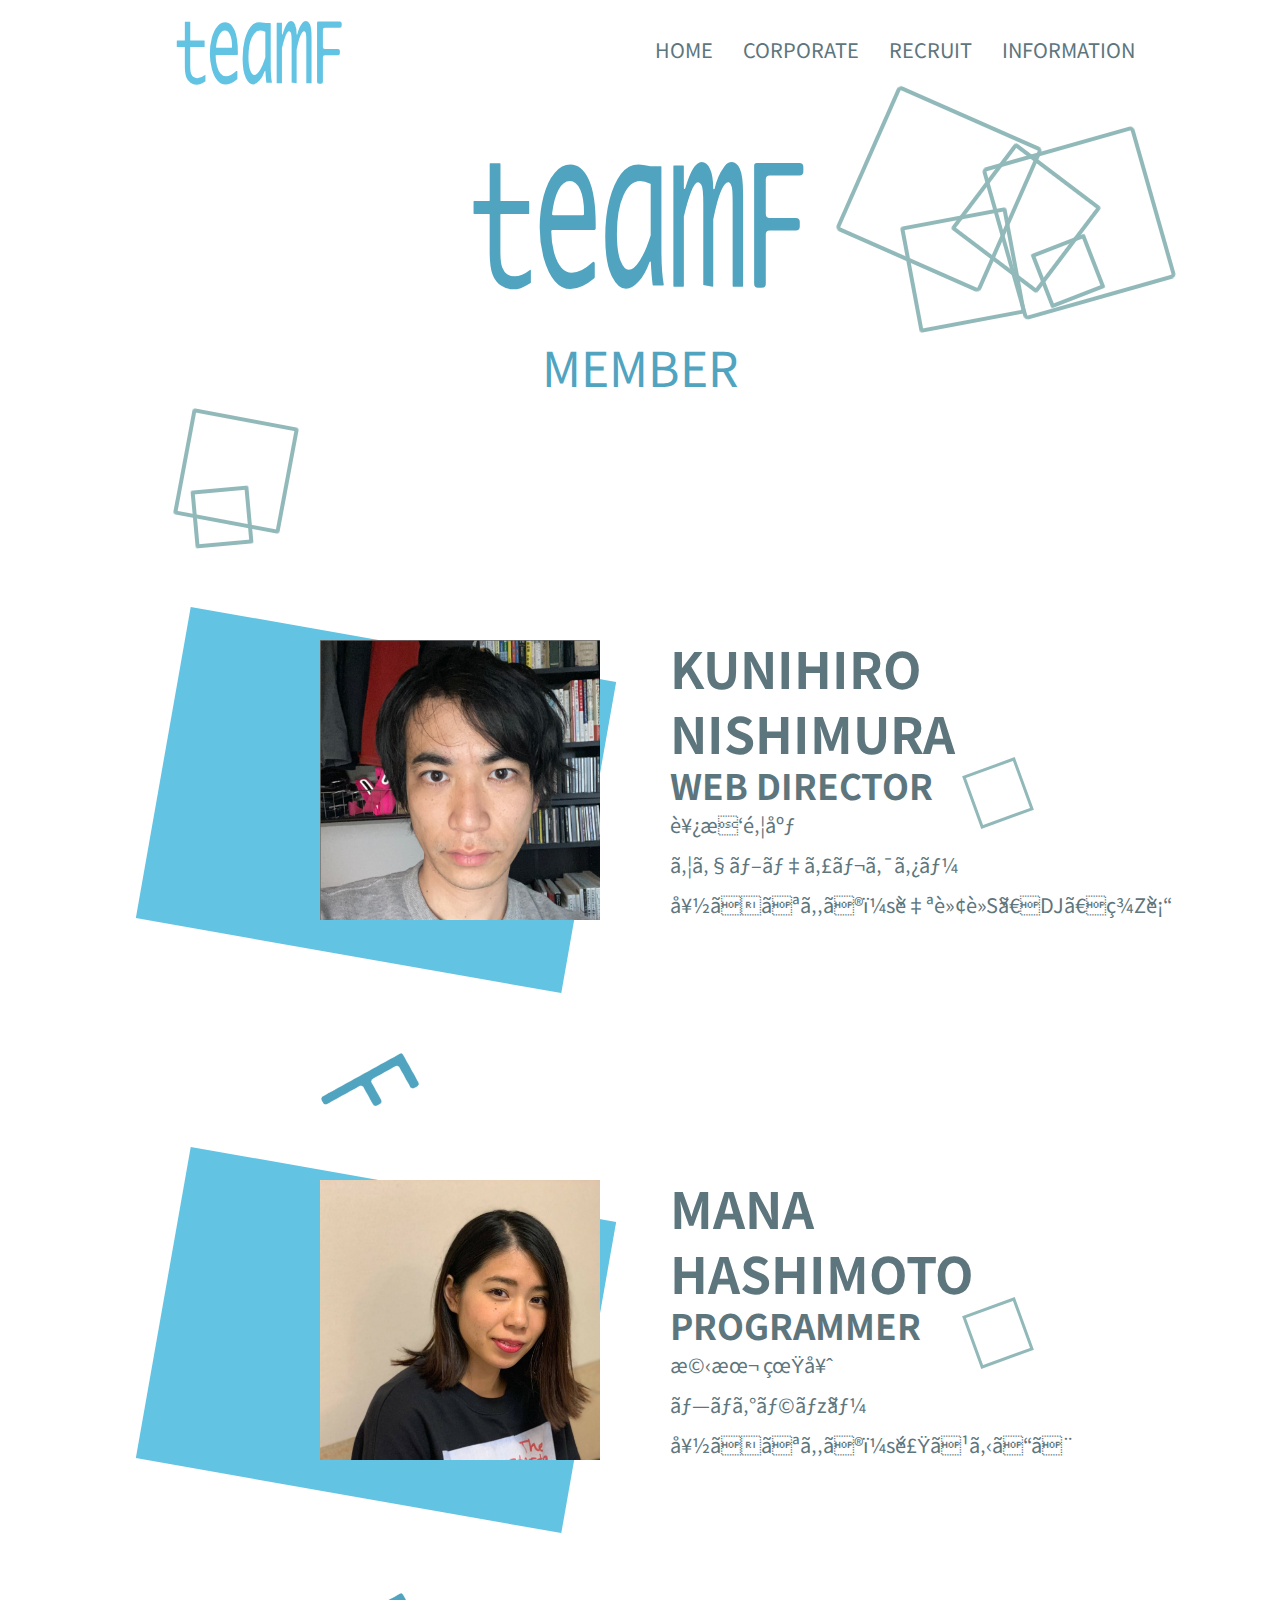
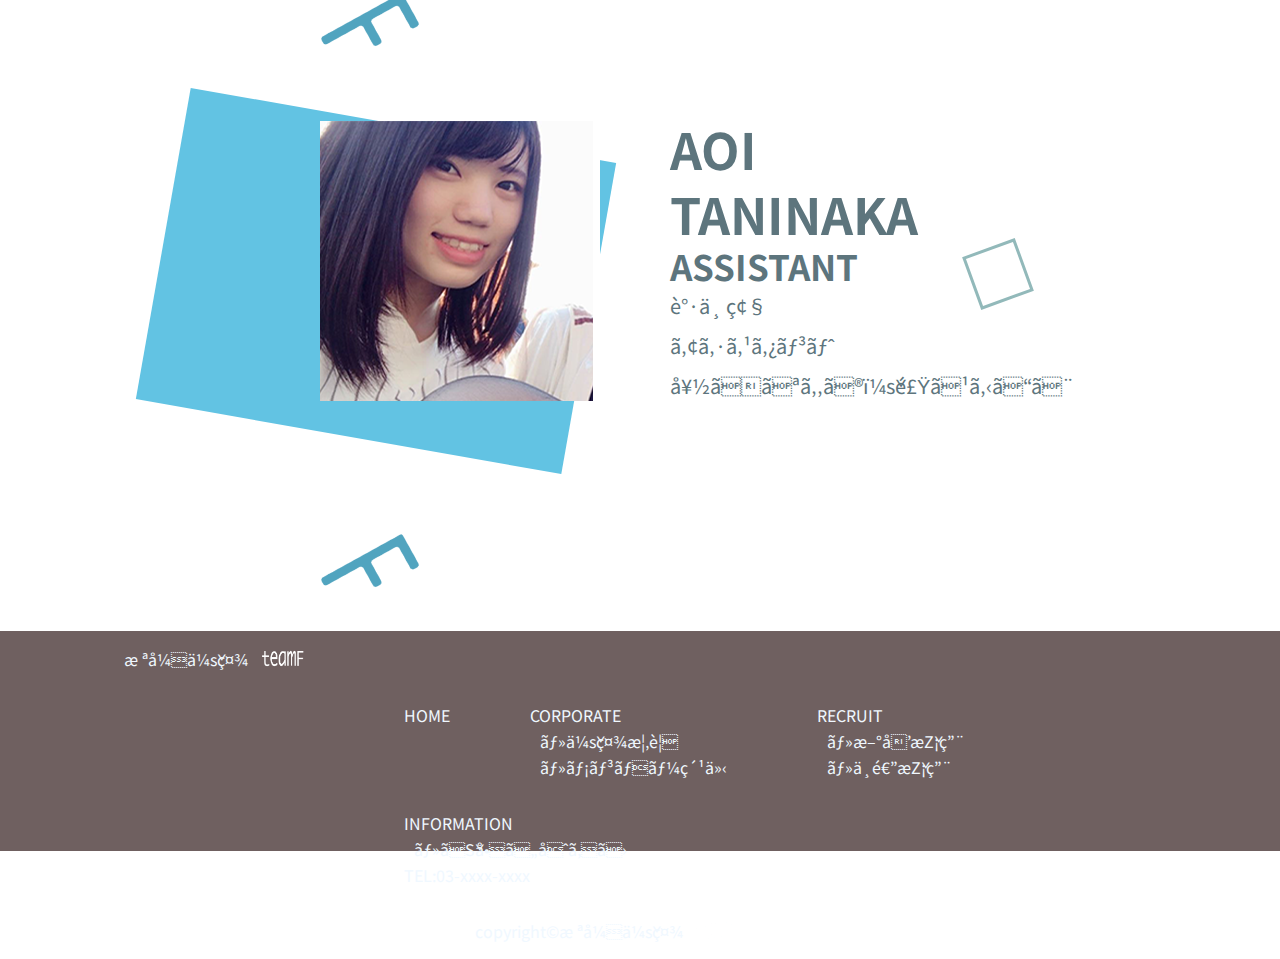
<file: index.html>
<!DOCTYPE HTML>
<html>
    <head>
        <meta charset="ja">
        <title>teamF member</title>
        <link rel="stylesheet" href="./css/reset.css">
        <link rel="stylesheet" href="https://fonts.googleapis.com/css?family=Noto+Sans+JP&display=swap">
        <link rel="stylesheet" href="./css/style_top.css">
        <script src="./js/gsap.min.js"></script>
        <script src="./js/jquery-3.4.1.min.js"></script>
    </head>
    <body>
        <div class="container">
            <header>
                <!-- 西村担当箇所 -->
                <a href="#">
                <div class="top-logo">
                    <svg id="レイヤー_1" data-name="レイヤー 1" xmlns="http://www.w3.org/2000/svg" viewBox="0 0 677 324" width="200px"><defs></defs><title>logo_02</title><path class="cls-1" d="M153.79,258.27a1,1,0,0,1-.47.83q-12.42,7.53-18.08,9a44.54,44.54,0,0,1-11.13,1.49,36.62,36.62,0,0,1-20.9-6.38q-9.48-6.36-14.31-18.83t-4.83-38.52V143.09a1,1,0,0,0-1-1H57.78a1,1,0,0,1-1-1v-20a1,1,0,0,1,1-1H83.11a1,1,0,0,0,1-1V57.43a1,1,0,0,1,1-1h16.24a1,1,0,0,1,1,1v61.8a1,1,0,0,0,1,1h46.62a1,1,0,0,1,1,1v20a1,1,0,0,1-1,1H103.19a1,1,0,0,0-1,1v62.34q0,19.11,3.13,27T113.71,244a20.91,20.91,0,0,0,12.35,3.68q12.47,0,26.17-10.78a1,1,0,0,1,1.56.75Z"/><path class="cls-1" d="M261.92,249.39a2.27,2.27,0,0,1-.8,1.74q-21.33,18.14-40.41,18.14-14.75,0-26.36-13.4t-18.61-38.3a196.86,196.86,0,0,1-7-53.3,204.81,204.81,0,0,1,6.64-52.49Q182,86.6,194,72.58t26.56-14q19.42,0,31.2,25.33t11.77,78.15v4.87a2.27,2.27,0,0,1-2.27,2.27H190.58a2.26,2.26,0,0,0-2.27,2.28,140.46,140.46,0,0,0,4.72,35.7q4.74,17.21,12.45,25.8t17.58,8.6q16,0,35.06-17.81a2.26,2.26,0,0,1,3.8,1.66Zm-70-105H241.5a2.27,2.27,0,0,0,2.26-2.27v-2.54q0-24.42-6.54-38.84T219.74,86.27q-11,0-19.09,14.7-7.71,14-11,40.84A2.27,2.27,0,0,0,191.91,144.35Z"/><path class="cls-1" d="M356.79,223.57a1.06,1.06,0,0,0-2.06-.31Q347,244.62,336.55,256q-11.67,12.76-21.44,12.77-13.68,0-24.57-21.86t-10.89-66.3q0-35.06,7.23-62.6t19.36-43.54q12.12-16,30-16a91.38,91.38,0,0,1,15.61,2c1,.24,2.55.53,4.59.88a.55.55,0,0,0,.18,0h17.08a1.06,1.06,0,0,1,1.05,1.06V203.92q0,35.29,3.93,57.75a1.31,1.31,0,0,1-1.3,1.54H361.18a1.3,1.3,0,0,1-1.31-1.14Q358,247.36,356.79,223.57Zm-.19-45.86V91.9a1.09,1.09,0,0,0-.61-1q-9.35-4.41-17.39-4.41-16.83,0-28,24.06t-11.2,65.48q0,30,6.12,45.31t13.94,15.29q8.51,0,18.78-15.92T356.55,178A1.06,1.06,0,0,0,356.6,177.71Z"/><path class="cls-1" d="M395,264.06V61.11a1.12,1.12,0,0,1,1.18-1.06h15.35a1.12,1.12,0,0,1,1.18,1.06V98.77A1.2,1.2,0,0,0,415,99q7.07-23.51,13.27-33.3,7.23-11.38,14.62-11.38,8.79,0,14.18,11.65t5.38,33.14h0a1.2,1.2,0,0,0,2.33.22,123.44,123.44,0,0,1,6.3-19.59A84.41,84.41,0,0,1,481.6,61.24q5.43-6.89,12.49-6.88,7.83,0,13.37,11.19T513,110.17V264.06a1.12,1.12,0,0,1-1.18,1.06H496.47a1.12,1.12,0,0,1-1.18-1.06V125q0-17.25-.65-23.59T492,91.81c-1.3-2.2-2.72-3.31-4.24-3.31q-5.64,0-12.11,14.6t-13.19,48.28a1.21,1.21,0,0,0,0,.19V264.06a1.12,1.12,0,0,1-1.18,1.06l-15.67-2.61V125.22q0-27.16-3.16-31.94c-2.11-3.18-4-4.78-5.67-4.78q-5.55,0-11.93,16.34T412.74,146.6a.76.76,0,0,0,0,.21V264.06a1.12,1.12,0,0,1-1.18,1.06H396.18A1.12,1.12,0,0,1,395,264.06Z"/><path class="cls-1" d="M531.69,260.13V60.5a4.44,4.44,0,0,1,4.37-4.5h72.27A6.77,6.77,0,0,1,615,62.87V70.2a6.76,6.76,0,0,1-6.66,6.87H558.08a6.77,6.77,0,0,0-6.66,6.87V142a6.77,6.77,0,0,0,6.66,6.87h44.2a6.76,6.76,0,0,1,6.66,6.87v7.33a6.77,6.77,0,0,1-6.66,6.87h-44.2a6.76,6.76,0,0,0-6.66,6.87v83.33a6.77,6.77,0,0,1-6.66,6.87h-6.41A6.77,6.77,0,0,1,531.69,260.13Z"/></svg>
                </div><!-- /top-logo -->

                <nav class="glb-menu">
                    <ul class="glb-menu-pgtop">
                        <li>
                            <a href=#>HOME</a>
                        </li>

                        <li>
                            <a href=#>CORPORATE</a>
                        </li>

                        <li>
                            <a href=#>RECRUIT</a>
                        </li>

                        <li>
                            <a href=#>INFORMATION</a>
                        </li>
                    </ul>
                    <div class="glb-menu-hbg">
                            <span></span>
                            <span></span>
                            <span></span>
                    </div>
                    <div class="glb-menu-lower-outer" id="down">
                        <ul class="glb-menu-lower">
                            <li>
                                <a href=#>HOME</a>
                            </li>

                            <li>
                                <a href=#>CORPORATE</a>
                            </li>

                            <li>
                                <a href=#>RECRUIT</a>
                            </li>

                            <li>
                                <a href=#>INFORMATION</a>
                            </li>
                        </ul>
                    </div>
                </nav><!--- /glb-menu -->
            </header>

            <section class="main-visual">
                <div class="main-center">
                    <svg id="レイヤー_1" data-name="レイヤー 1" xmlns="http://www.w3.org/2000/svg" viewBox="0 0 677 324" width="400"><defs></defs><title>logo_02</title><path class="cls-1" d="M153.79,258.27a1,1,0,0,1-.47.83q-12.42,7.53-18.08,9a44.54,44.54,0,0,1-11.13,1.49,36.62,36.62,0,0,1-20.9-6.38q-9.48-6.36-14.31-18.83t-4.83-38.52V143.09a1,1,0,0,0-1-1H57.78a1,1,0,0,1-1-1v-20a1,1,0,0,1,1-1H83.11a1,1,0,0,0,1-1V57.43a1,1,0,0,1,1-1h16.24a1,1,0,0,1,1,1v61.8a1,1,0,0,0,1,1h46.62a1,1,0,0,1,1,1v20a1,1,0,0,1-1,1H103.19a1,1,0,0,0-1,1v62.34q0,19.11,3.13,27T113.71,244a20.91,20.91,0,0,0,12.35,3.68q12.47,0,26.17-10.78a1,1,0,0,1,1.56.75Z"/><path class="cls-1" d="M261.92,249.39a2.27,2.27,0,0,1-.8,1.74q-21.33,18.14-40.41,18.14-14.75,0-26.36-13.4t-18.61-38.3a196.86,196.86,0,0,1-7-53.3,204.81,204.81,0,0,1,6.64-52.49Q182,86.6,194,72.58t26.56-14q19.42,0,31.2,25.33t11.77,78.15v4.87a2.27,2.27,0,0,1-2.27,2.27H190.58a2.26,2.26,0,0,0-2.27,2.28,140.46,140.46,0,0,0,4.72,35.7q4.74,17.21,12.45,25.8t17.58,8.6q16,0,35.06-17.81a2.26,2.26,0,0,1,3.8,1.66Zm-70-105H241.5a2.27,2.27,0,0,0,2.26-2.27v-2.54q0-24.42-6.54-38.84T219.74,86.27q-11,0-19.09,14.7-7.71,14-11,40.84A2.27,2.27,0,0,0,191.91,144.35Z"/><path class="cls-1" d="M356.79,223.57a1.06,1.06,0,0,0-2.06-.31Q347,244.62,336.55,256q-11.67,12.76-21.44,12.77-13.68,0-24.57-21.86t-10.89-66.3q0-35.06,7.23-62.6t19.36-43.54q12.12-16,30-16a91.38,91.38,0,0,1,15.61,2c1,.24,2.55.53,4.59.88a.55.55,0,0,0,.18,0h17.08a1.06,1.06,0,0,1,1.05,1.06V203.92q0,35.29,3.93,57.75a1.31,1.31,0,0,1-1.3,1.54H361.18a1.3,1.3,0,0,1-1.31-1.14Q358,247.36,356.79,223.57Zm-.19-45.86V91.9a1.09,1.09,0,0,0-.61-1q-9.35-4.41-17.39-4.41-16.83,0-28,24.06t-11.2,65.48q0,30,6.12,45.31t13.94,15.29q8.51,0,18.78-15.92T356.55,178A1.06,1.06,0,0,0,356.6,177.71Z"/><path class="cls-1" d="M395,264.06V61.11a1.12,1.12,0,0,1,1.18-1.06h15.35a1.12,1.12,0,0,1,1.18,1.06V98.77A1.2,1.2,0,0,0,415,99q7.07-23.51,13.27-33.3,7.23-11.38,14.62-11.38,8.79,0,14.18,11.65t5.38,33.14h0a1.2,1.2,0,0,0,2.33.22,123.44,123.44,0,0,1,6.3-19.59A84.41,84.41,0,0,1,481.6,61.24q5.43-6.89,12.49-6.88,7.83,0,13.37,11.19T513,110.17V264.06a1.12,1.12,0,0,1-1.18,1.06H496.47a1.12,1.12,0,0,1-1.18-1.06V125q0-17.25-.65-23.59T492,91.81c-1.3-2.2-2.72-3.31-4.24-3.31q-5.64,0-12.11,14.6t-13.19,48.28a1.21,1.21,0,0,0,0,.19V264.06a1.12,1.12,0,0,1-1.18,1.06l-15.67-2.61V125.22q0-27.16-3.16-31.94c-2.11-3.18-4-4.78-5.67-4.78q-5.55,0-11.93,16.34T412.74,146.6a.76.76,0,0,0,0,.21V264.06a1.12,1.12,0,0,1-1.18,1.06H396.18A1.12,1.12,0,0,1,395,264.06Z"/><path class="cls-1" d="M531.69,260.13V60.5a4.44,4.44,0,0,1,4.37-4.5h72.27A6.77,6.77,0,0,1,615,62.87V70.2a6.76,6.76,0,0,1-6.66,6.87H558.08a6.77,6.77,0,0,0-6.66,6.87V142a6.77,6.77,0,0,0,6.66,6.87h44.2a6.76,6.76,0,0,1,6.66,6.87v7.33a6.77,6.77,0,0,1-6.66,6.87h-44.2a6.76,6.76,0,0,0-6.66,6.87v83.33a6.77,6.77,0,0,1-6.66,6.87h-6.41A6.77,6.77,0,0,1,531.69,260.13Z"/></svg>
                    <p class="main-word">MEMBER</p>
                </div>
                <div class="bgbox l-bgbox bgbox-1"></div>
                <div class="bgbox l-bgbox bgbox-2"></div>
                <div class="bgbox m-bgbox bgbox-3"></div>
                <div class="bgbox m-bgbox bgbox-4"></div>
                <div class="bgbox m-bgbox bgbox-5"></div>
                <div class="bgbox s-bgbox bgbox-6"></div>
                <div class="bgbox s-bgbox bgbox-7"></div>
            </section><!-- /main-visual -->

            <main>
                <!-- 橋本担当 -->
                <div class="main-content">
                    <a href="./nishimura.html">
                    <div class="person1">
                        <div class="left">
                            <div class="box1 relative_big-box"></div>
                            <figure class="absolute_big-box trim">
                                <img src="img/nishimura_photo.png" width="295" height=" 295" alt="イラスト1">
                            </figure>
                        </div>
                        <div class="name right">
                            <div class="relative_small-box">
                                <h2 class="myname">
                                    Kunihiro<br>Nishimura
                                </h2>
                                <p class="job">
                                    Web Director
                                </p>
                                <p class="small-font">
                                    西村邦広
                                </p>
                                <p class="small-font">
                                    ウェブディレクター
                                </p>
                                <p class="small-font">
                                    好きなもの：自転車、DJ、美術
                                </p>
                            </div>
                            <div class="box2 absolute_small-box bgbox-a"></div>
                        </div>
                        <figure class="img_f">
                            <img src="img/F.png" width="80" alt="F" class="f_naname f_a">
                        </figure>
                    </div>
                </a>
                <a href="./hashimoto.html">
                    <div class="person2">
                        <div class="left">
                            <div class="box1 relative_big-box"></div>
                            <figure class="absolute_big-box trim">
                                <img src="img/mana_hashimoto.jpg" width="393" height=" 295" alt="ManaHashimoto">
                            </figure>
                        </div>
                        <div class="name right">
                            <div class="relative_small-box">
                                <p class="myname">
                                    Mana<br>Hashimoto
                                </p>
                                <p class="job">
                                    Programmer
                                </p>
                                <p class="small-font">
                                    橋本 真奈
                                </p>
                                <p class="small-font">
                                    プログラマー
                                </p>
                                <p class="small-font">
                                    好きなもの：食べること
                                </p>
                            </div>
                            <div class="box2 absolute_small-box bgbox-b"></div>
                        </div>
                        <figure class="img_f">
                            <img src="img/F.png" width="80" alt="F" class="f_naname f_b">
                        </figure>
                    </div>
                </a>
                <a href="./taninaka.html">
                    <div class="person3">
                        <div class="left">
                            <div class="box1 relative_big-box"></div>
                            <figure class="absolute_big-box trim">
                                <img src="img/taninaka.png" width="393" height="295" alt="イラスト1">
                            </figure>
                        </div>
                        <div class="name right">
                            <div class="relative_small-box">
                                <p class="myname">
                                    Aoi<br>Taninaka
                                </p>
                                <p class="job">
                                    assistant
                                </p>
                                <p class="small-font">
                                    谷中 碧
                                </p>
                                <p class="small-font">
                                    アシスタント
                                </p>
                                <p class="small-font">
                                    好きなもの：食べること
                                </p>
                            </div>
                            <div class="box2 absolute_small-box bgbox-c"></div>
                        </div>
                        <figure class="img_f">
                            <img src="img/F.png" width="80" alt="F" class="f_naname f_c">
                        </figure>
                    </div>
                </a>
    
            </main>
        </div><!-- /container -->
            <footer>
                <!-- 谷中担当 -->
                <div class="footer-area"> <!--西村 追加 -->
                <section>
                    <h2>株式会社</h2>
                    <figure><img src="img/logo_02-04.png" alt="ロゴ"></figure>
                </section>
                <div class="menu">
                <div>
                    <h2><a href="#">HOME</a></h2>
                </div>
                <div>
                    <h2><a href="#">CORPORATE</a></h2>
                    <ul>
                        <li><a href="#">・会社概要</a></li>
                        <li><a href="#">・メンバー紹介</a></li>
                    </ul>
                </div>
                <div>
                    <h2><a href="#">RECRUIT</a></h2>
                    <ul>
                        <li><a href="#">・新卒採用</a></li>
                        <li><a href="#">・中途採用</a></li>
                    </ul>
                </div>
                <div>
                    <h2><a href="#">INFORMATION</a></h2>
                    <ul>
                        <li><a href="#">・お問い合わせ</a></li>
                        <li>    TEL:03-xxxx-xxxx</li>
                    </ul>
                </div>
            </div>
                <small>
                    <h2>copyright&copy;株式会社</h2>
                    <figure><img src="img/logo_02-04.png" alt="ロゴ"></figure>
                </small>
            </div><!-- /.footer-area -->
            </footer>
    </body>


    <script>
        // 背景の図形アニメーション
        gsap.to(".bgbox-1", {rotation:450, duration:60});
        gsap.to(".bgbox-2", {rotation:-300, duration:60});
        gsap.to(".bgbox-3", {rotation:-1000, duration:60});
        gsap.to(".bgbox-4", {rotation:1500, duration:60});
        gsap.to(".bgbox-5", {rotation:-1500, duration:60});
        gsap.to(".bgbox-6", {rotation:3000, duration:60});
        gsap.to(".bgbox-7", {rotation:-3500, duration:60});

        // スクロール・イベント
        $(window).on("scroll", function() {
            var scrollPos = $(this).scrollTop();

            // ハンバーガーメニューの有無
            if(scrollPos > 50) {
                $('.glb-menu-hbg').addClass('glb-menu-hbg-appear');
            };
            if(scrollPos < 50) {
                $('.glb-menu-hbg').removeClass('glb-menu-hbg-appear');
                $('.glb-menu-hbg').removeClass('close');
                $('.glb-menu-lower-outer').removeClass('down');
            };

            // 背景の四角とFの動き
            $('.bgbox-a, .bgbox-c, .f_b').css({
                'transform': 'rotate('+ scrollPos/10 +'deg)'
            });
            $('.f_a, .bgbox-b, .f_c').css({
                'transform': 'rotate('+ (-scrollPos)/10 +'deg)'
            });
            $('.bgbox-a, .bgbox-b, .bgbox-c').css({
                'margin-top': (-scrollPos/7)
            });
        });


        // ハンバーガーメニュー開閉
        $('.glb-menu-hbg').click(function() {
            $(this).toggleClass( 'close' );
            $('.glb-menu-lower-outer').toggleClass('down');
        })
        </script>


</html>
</file>
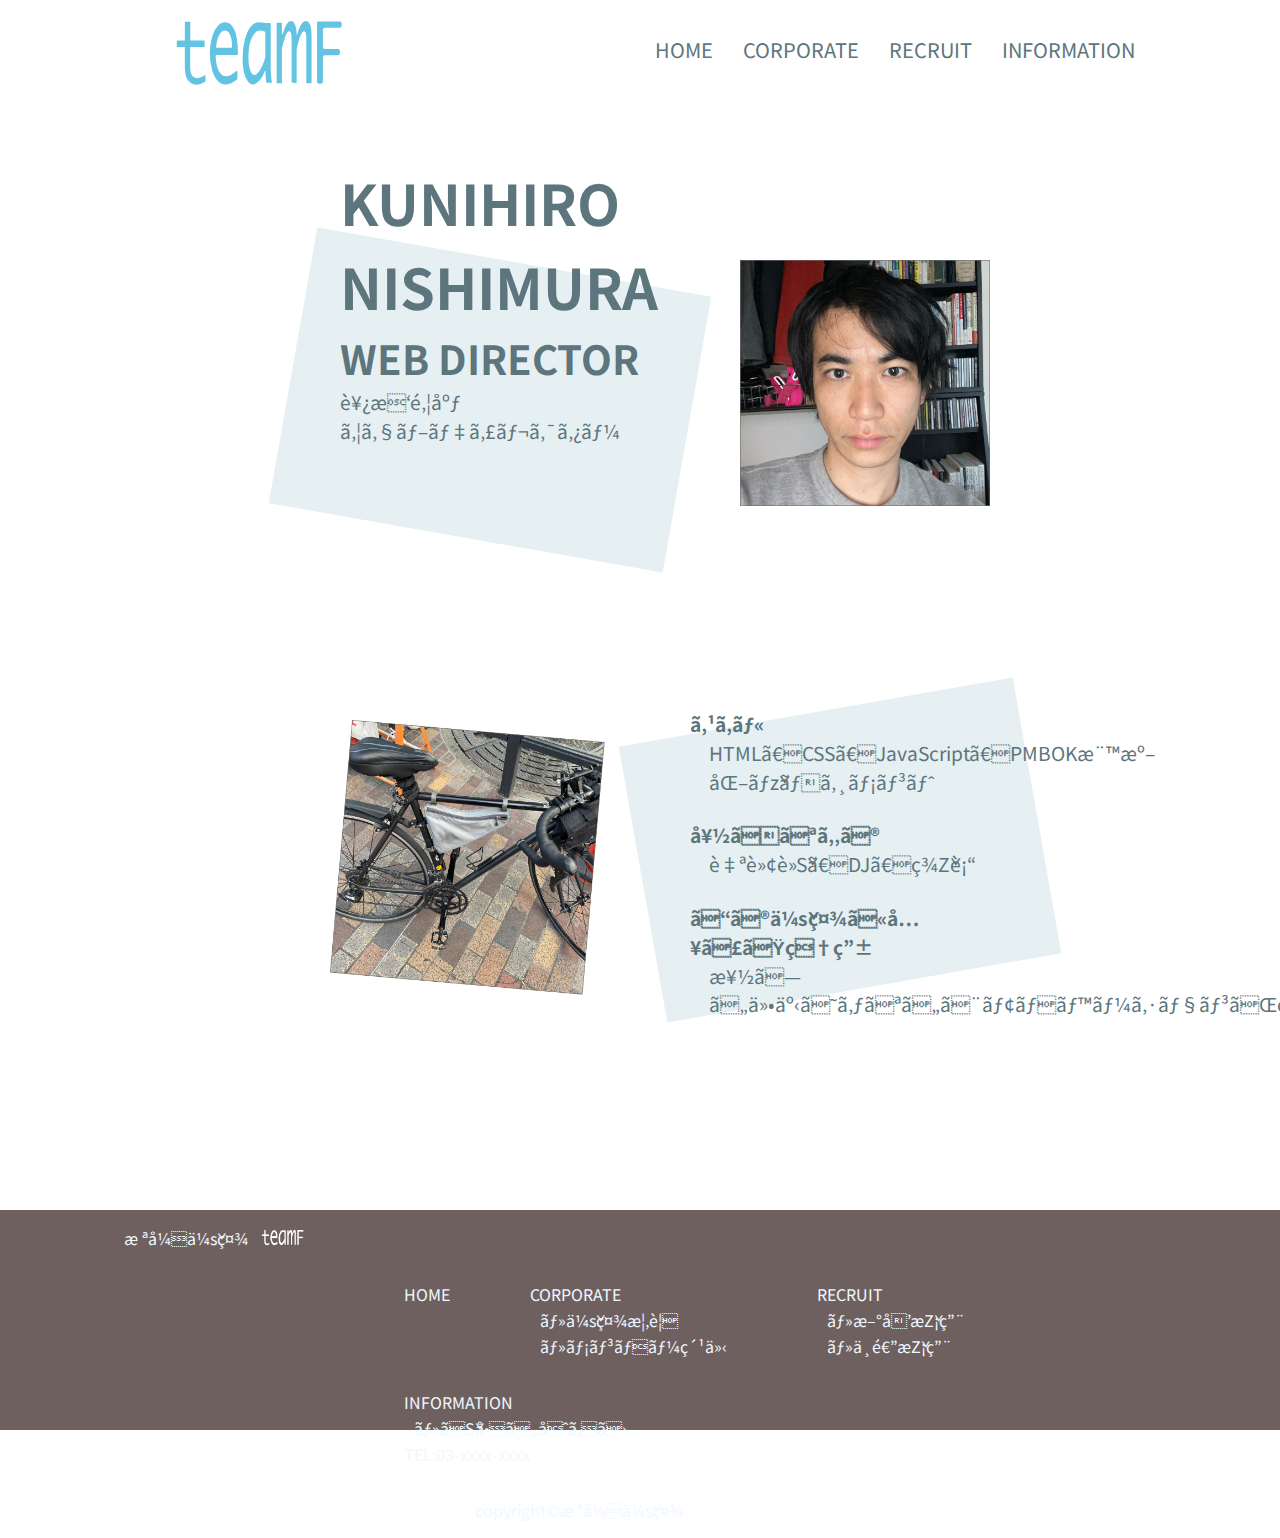
<file: nishimura.html>
<!DOCTYPE HTML>
<html>
    <head>
        <meta charset="ja">
        <title>teamF member NISHIMURA</title>
        <link rel="stylesheet" href="./css/reset.css">
        <link rel="stylesheet" href="./css/nishimura.css">
        <link rel="stylesheet" href="./css/style_top.css">
        <link rel="stylesheet" href="https://fonts.googleapis.com/css?family=Noto+Sans+JP&display=swap">
        <script src="./js/gsap.min.js"></script>
        <script src="./js/jquery-3.4.1.min.js"></script>
    </head>
    <body>
        <div class="container">
            <header>
                <!-- 西村担当箇所 -->
                <a href="#">
                <div class="top-logo">
                    <svg id="レイヤー_1" data-name="レイヤー 1" xmlns="http://www.w3.org/2000/svg" viewBox="0 0 677 324" width="200px"><defs></defs><title>logo_02</title><path class="cls-1" d="M153.79,258.27a1,1,0,0,1-.47.83q-12.42,7.53-18.08,9a44.54,44.54,0,0,1-11.13,1.49,36.62,36.62,0,0,1-20.9-6.38q-9.48-6.36-14.31-18.83t-4.83-38.52V143.09a1,1,0,0,0-1-1H57.78a1,1,0,0,1-1-1v-20a1,1,0,0,1,1-1H83.11a1,1,0,0,0,1-1V57.43a1,1,0,0,1,1-1h16.24a1,1,0,0,1,1,1v61.8a1,1,0,0,0,1,1h46.62a1,1,0,0,1,1,1v20a1,1,0,0,1-1,1H103.19a1,1,0,0,0-1,1v62.34q0,19.11,3.13,27T113.71,244a20.91,20.91,0,0,0,12.35,3.68q12.47,0,26.17-10.78a1,1,0,0,1,1.56.75Z"/><path class="cls-1" d="M261.92,249.39a2.27,2.27,0,0,1-.8,1.74q-21.33,18.14-40.41,18.14-14.75,0-26.36-13.4t-18.61-38.3a196.86,196.86,0,0,1-7-53.3,204.81,204.81,0,0,1,6.64-52.49Q182,86.6,194,72.58t26.56-14q19.42,0,31.2,25.33t11.77,78.15v4.87a2.27,2.27,0,0,1-2.27,2.27H190.58a2.26,2.26,0,0,0-2.27,2.28,140.46,140.46,0,0,0,4.72,35.7q4.74,17.21,12.45,25.8t17.58,8.6q16,0,35.06-17.81a2.26,2.26,0,0,1,3.8,1.66Zm-70-105H241.5a2.27,2.27,0,0,0,2.26-2.27v-2.54q0-24.42-6.54-38.84T219.74,86.27q-11,0-19.09,14.7-7.71,14-11,40.84A2.27,2.27,0,0,0,191.91,144.35Z"/><path class="cls-1" d="M356.79,223.57a1.06,1.06,0,0,0-2.06-.31Q347,244.62,336.55,256q-11.67,12.76-21.44,12.77-13.68,0-24.57-21.86t-10.89-66.3q0-35.06,7.23-62.6t19.36-43.54q12.12-16,30-16a91.38,91.38,0,0,1,15.61,2c1,.24,2.55.53,4.59.88a.55.55,0,0,0,.18,0h17.08a1.06,1.06,0,0,1,1.05,1.06V203.92q0,35.29,3.93,57.75a1.31,1.31,0,0,1-1.3,1.54H361.18a1.3,1.3,0,0,1-1.31-1.14Q358,247.36,356.79,223.57Zm-.19-45.86V91.9a1.09,1.09,0,0,0-.61-1q-9.35-4.41-17.39-4.41-16.83,0-28,24.06t-11.2,65.48q0,30,6.12,45.31t13.94,15.29q8.51,0,18.78-15.92T356.55,178A1.06,1.06,0,0,0,356.6,177.71Z"/><path class="cls-1" d="M395,264.06V61.11a1.12,1.12,0,0,1,1.18-1.06h15.35a1.12,1.12,0,0,1,1.18,1.06V98.77A1.2,1.2,0,0,0,415,99q7.07-23.51,13.27-33.3,7.23-11.38,14.62-11.38,8.79,0,14.18,11.65t5.38,33.14h0a1.2,1.2,0,0,0,2.33.22,123.44,123.44,0,0,1,6.3-19.59A84.41,84.41,0,0,1,481.6,61.24q5.43-6.89,12.49-6.88,7.83,0,13.37,11.19T513,110.17V264.06a1.12,1.12,0,0,1-1.18,1.06H496.47a1.12,1.12,0,0,1-1.18-1.06V125q0-17.25-.65-23.59T492,91.81c-1.3-2.2-2.72-3.31-4.24-3.31q-5.64,0-12.11,14.6t-13.19,48.28a1.21,1.21,0,0,0,0,.19V264.06a1.12,1.12,0,0,1-1.18,1.06l-15.67-2.61V125.22q0-27.16-3.16-31.94c-2.11-3.18-4-4.78-5.67-4.78q-5.55,0-11.93,16.34T412.74,146.6a.76.76,0,0,0,0,.21V264.06a1.12,1.12,0,0,1-1.18,1.06H396.18A1.12,1.12,0,0,1,395,264.06Z"/><path class="cls-1" d="M531.69,260.13V60.5a4.44,4.44,0,0,1,4.37-4.5h72.27A6.77,6.77,0,0,1,615,62.87V70.2a6.76,6.76,0,0,1-6.66,6.87H558.08a6.77,6.77,0,0,0-6.66,6.87V142a6.77,6.77,0,0,0,6.66,6.87h44.2a6.76,6.76,0,0,1,6.66,6.87v7.33a6.77,6.77,0,0,1-6.66,6.87h-44.2a6.76,6.76,0,0,0-6.66,6.87v83.33a6.77,6.77,0,0,1-6.66,6.87h-6.41A6.77,6.77,0,0,1,531.69,260.13Z"/></svg>
                </div><!-- /top-logo -->

                <nav class="glb-menu">
                    <ul class="glb-menu-pgtop">
                        <li>
                            <a href=#>HOME</a>
                        </li>

                        <li>
                            <a href=#>CORPORATE</a>
                        </li>

                        <li>
                            <a href=#>RECRUIT</a>
                        </li>

                        <li>
                            <a href=#>INFORMATION</a>
                        </li>
                    </ul>
                    <div class="glb-menu-hbg">
                            <span></span>
                            <span></span>
                            <span></span>
                    </div>
                    <div class="glb-menu-lower-outer" id="down">
                        <ul class="glb-menu-lower">
                            <li>
                                <a href=#>HOME</a>
                            </li>

                            <li>
                                <a href=#>CORPORATE</a>
                            </li>

                            <li>
                                <a href=#>RECRUIT</a>
                            </li>

                            <li>
                                <a href=#>INFORMATION</a>
                            </li>
                        </ul>
                    </div>
                </nav><!--- /glb-menu -->
            </header>

            <main>
                <div class="upper_area">
                        <div class="upper_inner">
                        <h1>KUNIHIRO<br>NISHIMURA</h1>
                        <div class="role">WEB DIRECTOR</div>
                        <p>西村邦広</p>
                        <p>ウェブディレクター</p>
                        <div class="text_area_upper"></div>
                        <div class="img_box_upper">
                            <img src="./img/nishimura_photo.png" width="250">
                        </div>
                    </div>
                </div><!-- upper_area -->

                <div class="lower_area">
                    <div class="lower_inner">
                        <dl>スキル</dl>
                        <dt>HTML、CSS、JavaScript、PMBOK標準化マネジメント</dt>
                        <dl>好きなもの</dl>
                        <dt>自転車、DJ、美術</dt>
                        <dl>この会社に入った理由</dl>
                        <dt>楽しい仕事じゃないとモチベーションが続かない</dt>
                    </div>
                    <div class="text_area_lower"></div>

                <div class="img_box_lower">
                        <img src="./img/lower_photo.png" width="275">
                </div>
            </div><!-- lower_area -->

            </main>
        </div><!-- /container -->

            <footer>
                <!-- 谷中担当 -->
                <div class="footer-area"> <!--西村 追加 -->
                    <section>
                        <h2>株式会社</h2>
                        <figure><img src="img/logo_02-04.png" alt="ロゴ"></figure>
                    </section>
                    <div class="menu">
                    <div>
                        <h2><a href="#">HOME</a></h2>
                    </div>
                    <div>
                        <h2><a href="#">CORPORATE</a></h2>
                        <ul>
                            <li><a href="#">・会社概要</a></li>
                            <li><a href="#">・メンバー紹介</a></li>
                        </ul>
                    </div>
                    <div>
                        <h2><a href="#">RECRUIT</a></h2>
                        <ul>
                            <li><a href="#">・新卒採用</a></li>
                            <li><a href="#">・中途採用</a></li>
                        </ul>
                    </div>
                    <div>
                        <h2><a href="#">INFORMATION</a></h2>
                        <ul>
                            <li><a href="#">・お問い合わせ</a></li>
                            <li>    TEL:03-xxxx-xxxx</li>
                        </ul>
                    </div>
                </div>
                    <small>
                        <h2>copyright&copy;株式会社</h2>
                        <figure><img src="img/logo_02-04.png" alt="ロゴ"></figure>
                    </small>
                </footer>
    </body>


    <script>
        // 背景の図形アニメーション
        gsap.to(".bgbox-1", {rotation:450, duration:60});
        gsap.to(".bgbox-2", {rotation:-300, duration:60});
        gsap.to(".bgbox-3", {rotation:-1000, duration:60});
        gsap.to(".bgbox-4", {rotation:1500, duration:60});
        gsap.to(".bgbox-5", {rotation:-1500, duration:60});
        gsap.to(".bgbox-6", {rotation:3000, duration:60});
        gsap.to(".bgbox-7", {rotation:-3500, duration:60});

        // スクロール・イベント
        $(window).on("scroll", function() {
            var scrollPos = $(this).scrollTop();

            // ハンバーガーメニューの有無
            if(scrollPos > 50) {
                $('.glb-menu-hbg').addClass('glb-menu-hbg-appear');
            };
            if(scrollPos < 50) {
                $('.glb-menu-hbg').removeClass('glb-menu-hbg-appear');
                $('.glb-menu-hbg').removeClass('close');
                $('.glb-menu-lower-outer').removeClass('down');
            };
        });

        $('.glb-menu-hbg').click(function() {
            $(this).toggleClass( 'close' );
            $('.glb-menu-lower-outer').toggleClass('down');
        })
        </script>


</html>
</file>
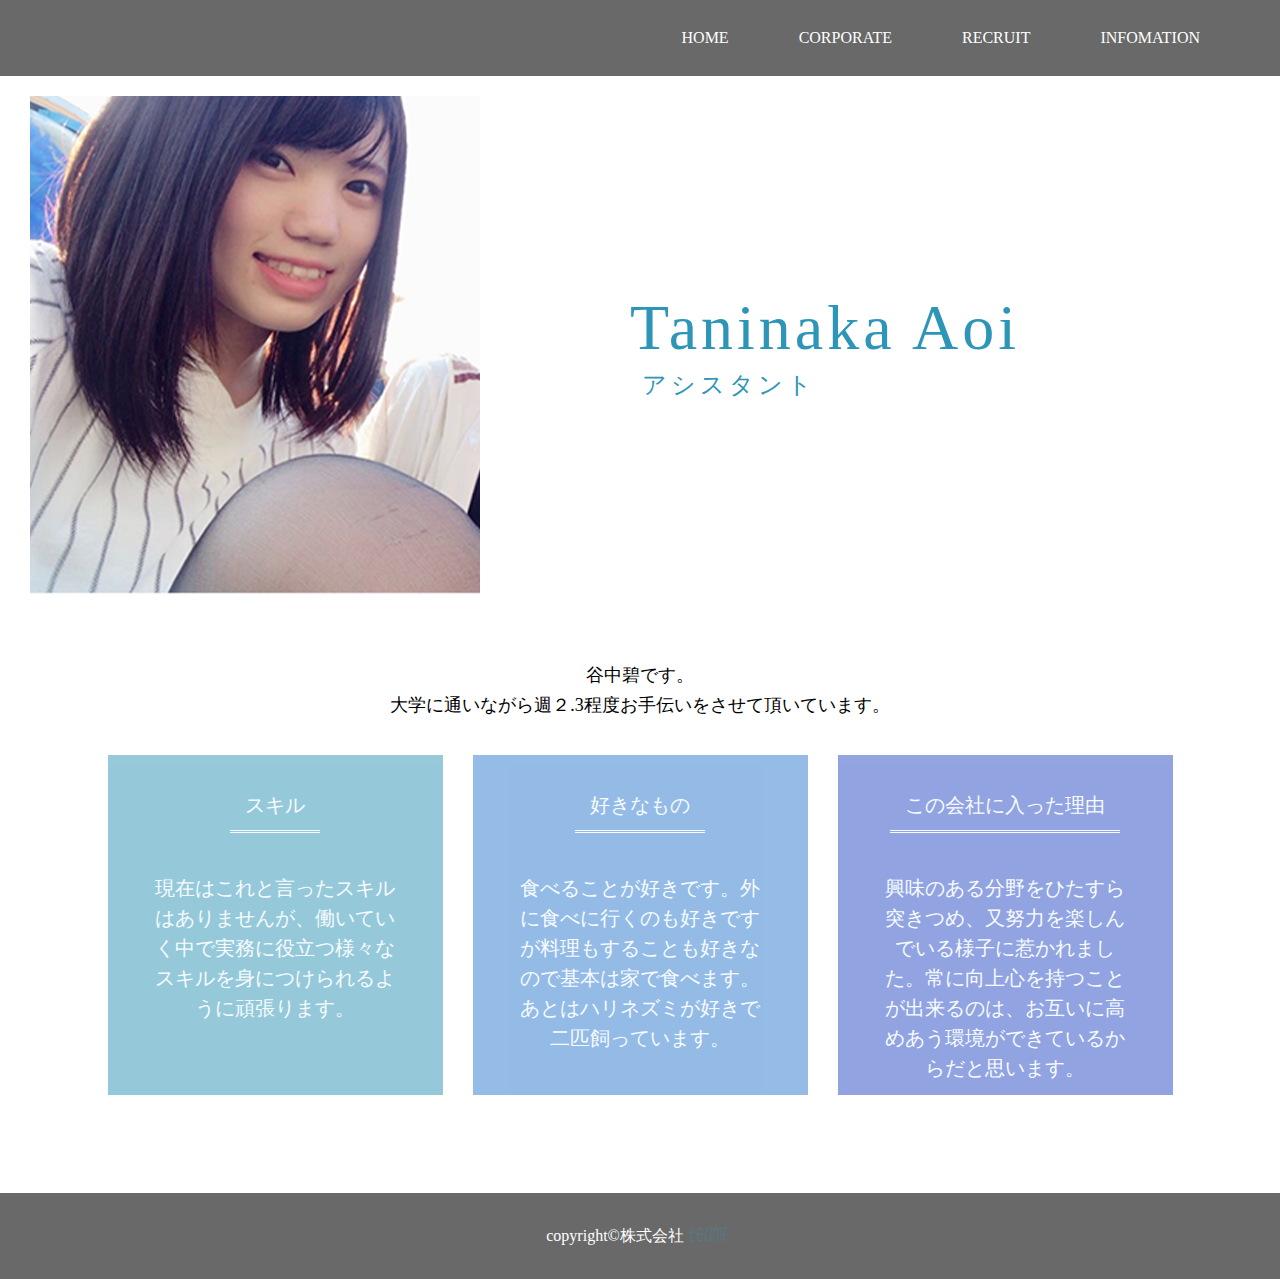
<file: taninaka.html>
<!DOCTYPE html>
<html lang="ja">
    <head>
        <meta charset="UTF-8">
        <title>taninaka</title>
        <link rel="stylesheet" href="css/reset.css">
        <link rel="stylesheet" href="css/taninaka.css">
    </head>
<body>
    <nav class="nav">
        <ul class="nav-menu">
            <li><a href="#">HOME</a></li>
            <li><a href="#">CORPORATE</a></li>
            <li><a href="#">RECRUIT</a></li>
            <li><a href="#">INFOMATION</a></li>
        </ul>
        <div class="clear"></div>
    </nav>
    <div class="main-visual">
        <div class="photo">
        <div class="container">
            <h1 class="top-title">Taninaka Aoi</h1>
            <h2 class="top-subtitle">アシスタント</h2>
        </div>
    </div>
        
        <p class="intro">谷中碧です。<br>大学に通いながら週２.3程度お手伝いをさせて頂いています。</p>
    <div class="main">
        <div class="mask">
            <p class="caption">スキル</p>
            <p class="paragraph">現在はこれと言ったスキルはありませんが、働いていく中で実務に役立つ様々なスキルを身につけられるように頑張ります。</p>
        </div>
        <div class="mask2">
            <p class="caption">好きなもの</p>
            <p class="paragraph">食べることが好きです。外に食べに行くのも好きですが料理もすることも好きなので基本は家で食べます。<br>あとはハリネズミが好きで二匹飼っています。</p>
        </div>
        <div class="mask3">
            <p class="caption">この会社に入った理由</p>
            <p class="paragraph">興味のある分野をひたすら突きつめ、又努力を楽しんでいる様子に惹かれました。常に向上心を持つことが出来るのは、お互いに高めあう環境ができているからだと思います。</p>
        </div>
    </div>
    <small>
            <h2>copyright&copy;株式会社</h2>
            <figure><img src="img/logo_02-04.png" alt="ロゴ"></figure>
        </small>
</body>
</html>
</file>
<file: css/style_top.css>
@charset "UTF-8";

html {
	font-family: 'Noto Sans JP', Helvetica, Arial, "ＭＳ ゴシック", sans-serif;
	-webkit-text-size-adjust: 100%;
	-ms-text-size-adjust: 100%;
}
body {
	margin: 0;
	background: #FFF;
	min-width: 460px;
}

.container a:link {
	text-decoration: none;
	color: #5D757D;
}
.container a:visited {
	text-decoration: none;
	color: #5D757D;
}
.container a:hover {
	text-decoration: none;
    color: rgb(127, 160, 172);
    opacity: 0.8;
}
.container a:active {
	text-decoration: none;
    color: rgb(127, 160, 172);
}
/* .container p{
	font-size: 100%;
	line-height: 120%;
} */
.container img {
	border: 0;
}


.container{
    width: 960px;
    margin: 0 auto;
    position: relative;
    z-index: 10;
}

header{
    height: 110px;
    display: flex;
    justify-content: space-between; /* 左右均等分布 */
}

.top-logo svg{
    margin-top: 5px;
    fill: #62C3E3;
}

.glb-menu{
    width: 480px;
    margin-top: 40px;
    position: relative;
}

.glb-menu ul.glb-menu-pgtop{
    display: flex;
    justify-content: stretch;
}

.glb-menu ul.glb-menu-pgtop li{
    margin: 0 15px;
    font-size: 125%;
}



/* ハンバーガーメニュー */
.glb-menu-hbg{
    width: 70px;
    height: 70px;
    position: fixed;
    top: -100px;
    right: 0;
    z-index: 100;
    background-color: #5D757D;
    transition: 0.5s;
}

.glb-menu-hbg-appear{
    top: 0;
    transition: 0.5s;
}

.glb-menu-hbg span {
    position: absolute;/*fixedを起点に位置を指定*/
    display: block;
    width: 60px;
    height: 3px;
    background-color: #FFF;
    transform: rotateZ(15deg);
    transition: all 0.5s;
}

.glb-menu-hbg span:first-of-type {
    top: 20px;
    left: 5px;
}
.glb-menu-hbg span:nth-of-type(2) {
    top: 34px;
    left: 5px;
}
.glb-menu-hbg span:last-of-type {
    bottom: 20px;
    left: 5px;
}

/* .close{
    border-radius: 50%;
} */
.close span:first-of-type{
    top: 34px;
    transition: 0.5s;
}
.close span:last-of-type{
    top: 34px;
    transform: rotateZ(-45deg);
    transition: 0.5s;
}

.glb-menu .glb-menu-lower-outer{
    width: 200px;
    height: 200px;
    padding: 20px;
    position: fixed;
    top: 70px;
    right: 70px;
    z-index: 100;
    background-color: rgb(178, 213, 226);
    transform: translateY(-130%);
    transition: 0.5s;
}

.down {
    transform: translateY(0) !important;
    transition: 0.5s;
}

.glb-menu ul.glb-menu-lower{
    
}

.glb-menu ul.glb-menu-lower li{
    font-size: 155%;
    line-height: 200%;
    text-align: right;
}



.main-visual{
    position: relative;
    height: 500px;
}

.main-center{
    width: 400px;
    margin: auto;
}

.main-center svg{
    width: 400px;
    fill: #51A4BF;
    margin: 20px auto;
}

.main-center p{
    font-size: 300%;
    text-align: center;
    color: #51A4BF;
}

.bgbox{
    position: absolute;
    border: 4px solid #92B9BA;
    border-radius: 3%;
}

.l-bgbox{
    width: 150px;
    height: 150px;
}

.m-bgbox{
    width: 100px;
    height: 100px;
}

.s-bgbox{
    width: 50px;
    height: 50px;
}

.bgbox-1{
    top: 0px;
    left: 700px;
}
.bgbox-2{
    top: 34px;
    left: 840px;
}
.bgbox-3{
    top: 54px;
    left: 812px;
}
.bgbox-4{
    top: 106px;
    left: 749px;
}
.bgbox-5{
    top: 307px;
    left: 22px;
}
.bgbox-6{
    top: 132px;
    left: 879px;
}
.bgbox-7{
    top: 378px;
    left: 33px;
}


/*  橋本  */
.main-content{
    color:#5D757D;
    font-family: 'Noto Sans JP', sans-serif;
  }
  
  .box1 {
      width:400px;
      height:300px;
      padding: 0.5em 1em;
      margin: 2em 0;
      color: #2c2c2f;
      background: #62C3E3;/*背景色*/
      transform: rotate(10deg);
  }
  
  .box2 {
      width:50px;
      height:50px;
      color: #2c2c2f;
      border: solid 3px #92B9BA;
      transform: rotate(-20deg);
      margin-left: 650px;
  }
  
  .relative_big-box {
      position: relative;
      width: 400px;
  }
  .absolute_big-box {
      position: absolute;
      bottom: 350px;
      left:160px;
      margin-bottom: -340px;
  }
  
  .relative_small-box {
      position: relative;
      width: 400px;
  
  }
  .absolute_small-box {
      position: absolute;
      left:160px;
      margin-top:-160px;
  }
/* スクロールエフェクト用 */
  .absolute_small-box_after {
      margin-top: -260px;
      transform: rotate(180deg);
  }
  
  .trim {
      overflow: hidden;
      width: 280px;
      height: 280px;
      position: relative;
  }
  
  .left{
      float:left;
  }
  
  .right{
      float:right;
  }
  
  .name{
      margin-top:25px;
      width:450px;
      height:300px;
  }
  
  .myname{
      font-size: 50px;
      line-height: 1.3;
      font-weight:bold;
      text-transform: uppercase;
  }
  
  .job{
      font-size: 35px;
      line-height: 2.5rem;
      font-weight:bold;
      text-transform: uppercase;
  }
  
  .small-font{
      font-size: 20px;
      line-height: 2.5rem;
  }

  .f_naname{
      clear: both;
      transform: rotate(30deg);
      padding-top: 120px;
      margin-left: 200px;
  }
  





footer {
    background-color: #6F6060;
    color: aliceblue;
    height: 220px;
}

/* 西村 追加 */
.footer-area{
    width: 1080px;
    margin-left: 5%;
}

/* 西村 以下セレクタに親要素footerを追加 */

footer img {
    height: 23px;
    width: 50px;
    filter: brightness(10);/* 西村 追加 */
}
footer section {
    margin-left: 50px;
    display: flex;
    align-items: center;
}
footer .menu {
    margin-left: 300px;
}
footer div {
    float: left;
    margin: 10px 20px;
    }


footer h2,
footer ul,
footer li,
footer a {
    margin: 10px;
    color: aliceblue;
}
footer a {
    text-decoration: none;
}
footer small {
    text-align: center;
    display: flex;
    align-items: center;
    justify-content: center;
    clear: both;
}
</file>
<file: css/nishimura.css>
@charset "UTF-8";


.upper_area{
    width: 800px;
    height: 500px;
    margin: 0 auto;
    margin-top: 50px;
    line-height: 1.5;
    color: #5D757D;
}

.upper_inner{
    width: 600px;
    height: 400px;
    margin: 0 auto;
    position: relative;
    z-index: 5;
}

.img_box_upper{
    position: absolute;
    top: 100px;
    left: 400px;
}

h1{
    font-size: 350%;
    font-weight: bold;
}

.role{
    font-size: 250%;
    font-weight: bold;
}

.upper_area p{
    font-size: 120%;
    line-height: 1.5;
}

.text_area_upper{
    width: 400px;
    height: 280px;
    background-color: #E6EFF2;
    transform: rotate(10deg);
    position: absolute;
    top:100px;
    left: -50px;
    z-index: -5;/* transformで親要素と相対的になれないので負の値 */
}

.lower_area{
    width: 800px;
    height: 500px;
    margin: 0 auto;
    margin-top: 50px;
    line-height: 1.5;
    color: #5D757D;
    position: relative;
    z-index: 5;
}

.lower_inner{
    width: 300px;
    height: 400px;
    margin-left: 450px;
    font-size: 120%;
}

.lower_inner dl{
    font-weight: bolder;
}

.lower_inner dt{
    padding-left: 1em;
    margin-bottom: 25px;
}

.img_box_lower{
    position: absolute;
    top: 10px;
    left: 90px;
}

.text_area_lower{
    width: 400px;
    height: 280px;
    background-color: #E6EFF2;
    transform: rotate(350deg);
    position: absolute;
    top:0;
    left: 400px;
    z-index: -5;/* transformで親要素と相対的になれないので負の値 */
}
</file>
<file: css/taninaka.css>
@charset "UTF-8"

body {
    font-family: 'Hiragino Maru Gothic Pro', serif;
}

.nav {
  background-color: #696969;
}
.nav ul {
  display: flex;
  justify-content: flex-start;
  align-items: center;
  flex-wrap: wrap;
  margin: 20px;
  float: right;
}
.nav ul li {
  margin-right: 50px;
}
.nav ul li a {
  display: block;
  padding: 10px;
  color: #ffffff;
  text-decoration: none;
  float: right;
}
.clear {
  clear: both;
}

.nav .nav-menu li {
  position: relative;
  overflow: hidden;
}
.nav .nav-menu li::before,
.nav .nav-menu li::after {
  position: absolute;
  display: block;
  content: "";
  width: 100%;
  height: 1px;
  background: #ffffff;
  transition: all 0.2s cubic-bezier(0.455, 0.03, 0.515, 0.955);
}
.nav .nav-menu li::before {
  top: 0;
  left: -100%;
}
.nav .nav-menu li::after {
  bottom: 0;
  right: -100%
}
.nav .nav-menu li a::before,
.nav .nav-menu li a::after {
  position: absolute;
  display: block;
  content: "";
  width: 1px;
  height: 100%;
  background: #ffffff;
  transition: all 0.2s cubic-bezier(0.455, 0.03, 0.515, 0.955);
}
.nav .nav-menu li a::before {
  top: 100%;
  left: 0;
}
.nav .nav-menu li a::after {
  top: -100%;
  right: 0;
}
.nav .nav-menu li:hover::before {
  animation: topline 0.1s linear forwards;
}
@keyframes topline {
  0% {
    left: -100%;
  }
  100% {
    left: 0;
  }
}
.nav .nav-menu li:hover::after {
  animation: btmline 0.1s linear forwards 0.2s;
}
@keyframes btmline {
  0% {
    right: -100%
  }
  100% {
    right: 0;
  }
}
.nav .nav-menu li:hover a::before {
  animation: leftline 0.1s linear forwards 0.3s;
}
@keyframes leftline {
  0% {
    top: 100%;
  }
  100% {
    top: 0;
  }
}
.nav .nav-menu li:hover a::after {
  animation: rightline 0.1s linear forwards 0.1s;
}
@keyframes rightline {
  0% {
    top: -100%;
  }
  100% {
    top: 0;
  }
}




@keyframes UpToDown {
    0% {
      opacity: 0;
      transform: translateY(-200px);
    }
    50% {
      opacity: 0.5;
    }
    100% {
      opacity: 1;
      transform: translateY(0);
    }
  }

.photo {
  background-image: url(../img/me.png);
  /* background-position: 700px; */
  background-repeat: no-repeat;
  margin-top: 20px;
  margin-left: 30px;
}

.container {
    animation-duration: 4s;
    animation-name: UpToDown;
    animation-iteration-count: 1;
    padding-top: 200px;
    padding-bottom: 120px;
    margin-left: 600px;
    letter-spacing: 4px;
    clear: both;
  }
.top-title {
    font-size: 64px;
    padding: 150px auto 20px;
    color: #2D95B7;
    text-align: left;
}
.top-subtitle {
    font-size: 24px;
    color: #2D95B7;
    text-align: left;
    margin-left: 12px;
    margin-bottom: 130px;
    line-height: 50px;
}

.intro {
  font-size: 18px;
  text-align: center;
  line-height: 30px;
}
.main {
  display: flex;
  justify-content: center;
  height: 353px;
  margin-top: 20px;
  margin-bottom: 100px;
}

@keyframes rotation {
  0% {
    opacity: 0.6;
    border-radius: 0%;
    width: 295px;
    height: 295px;
  }
  50% {
    opacity: 0.7;
    border-radius: 45%;
    width: 320px;
    height: 320px;
    box-shadow: darkgray 2px 2px 5px 2px;
  }
  100% {
    opacity: 1;
    border-radius: 50%;
    width: 350px;
    height: 350px;
    box-shadow: #dcdcdc 3px 3px 7px 10px;
  }
}
.mask,.mask2,.mask3 {
  padding: 20px;
  margin: 15px;

  text-align: center;
}
.caption {
  text-align: center;
  font-size: 20px;
  padding: 20px 15px 15px;
  color: aliceblue;
  border-bottom: double 3px;
  display: inline-block
}
.paragraph {
  font-size: 20px;
  padding: 40px 20px 15px;
  color: aliceblue;
  line-height: 30px;
}
.mask {
  background: #2D95B7;
  width: 295px;
  height: 300px;
  opacity: 0.5;
}
.mask:hover {
  animation-name: rotation;
  animation-duration: 1.5s;
  animation-delay: 0s;
  animation-timing-function: ease-in-out;
  animation-iteration-count: 1;
  animation-fill-mode: forwards;
}
.mask2 {
  background: #297ACF;
  width: 295px;
  height: 300px;
  opacity: 0.5;
}
.mask2:hover {
  animation-name: rotation;
  animation-duration: 2s;
  animation-delay: 0s;
  animation-timing-function: ease-in-out;
  animation-iteration-count: 1;
  animation-fill-mode: forwards;
}
.mask3 {
  background: #274AC4;
  width: 295px;
  height: 300px;
  opacity: 0.5;
}
.mask3:hover {
  animation-name: rotation;
  animation-duration: 2s;
  animation-delay: 0s;
  animation-timing-function: ease-in-out;
  animation-iteration-count: 1;
  animation-fill-mode: forwards;
}

small {
  color: #ffffff;
  background: #696969;
  text-align: center;
  display: flex;
  align-items: center;
  justify-content: center;
  padding: 30px;
  clear: both;
}
small img {
  height: 23px;
  width: 50px;
}

.photo {
  text-align: right;
}
</file>
